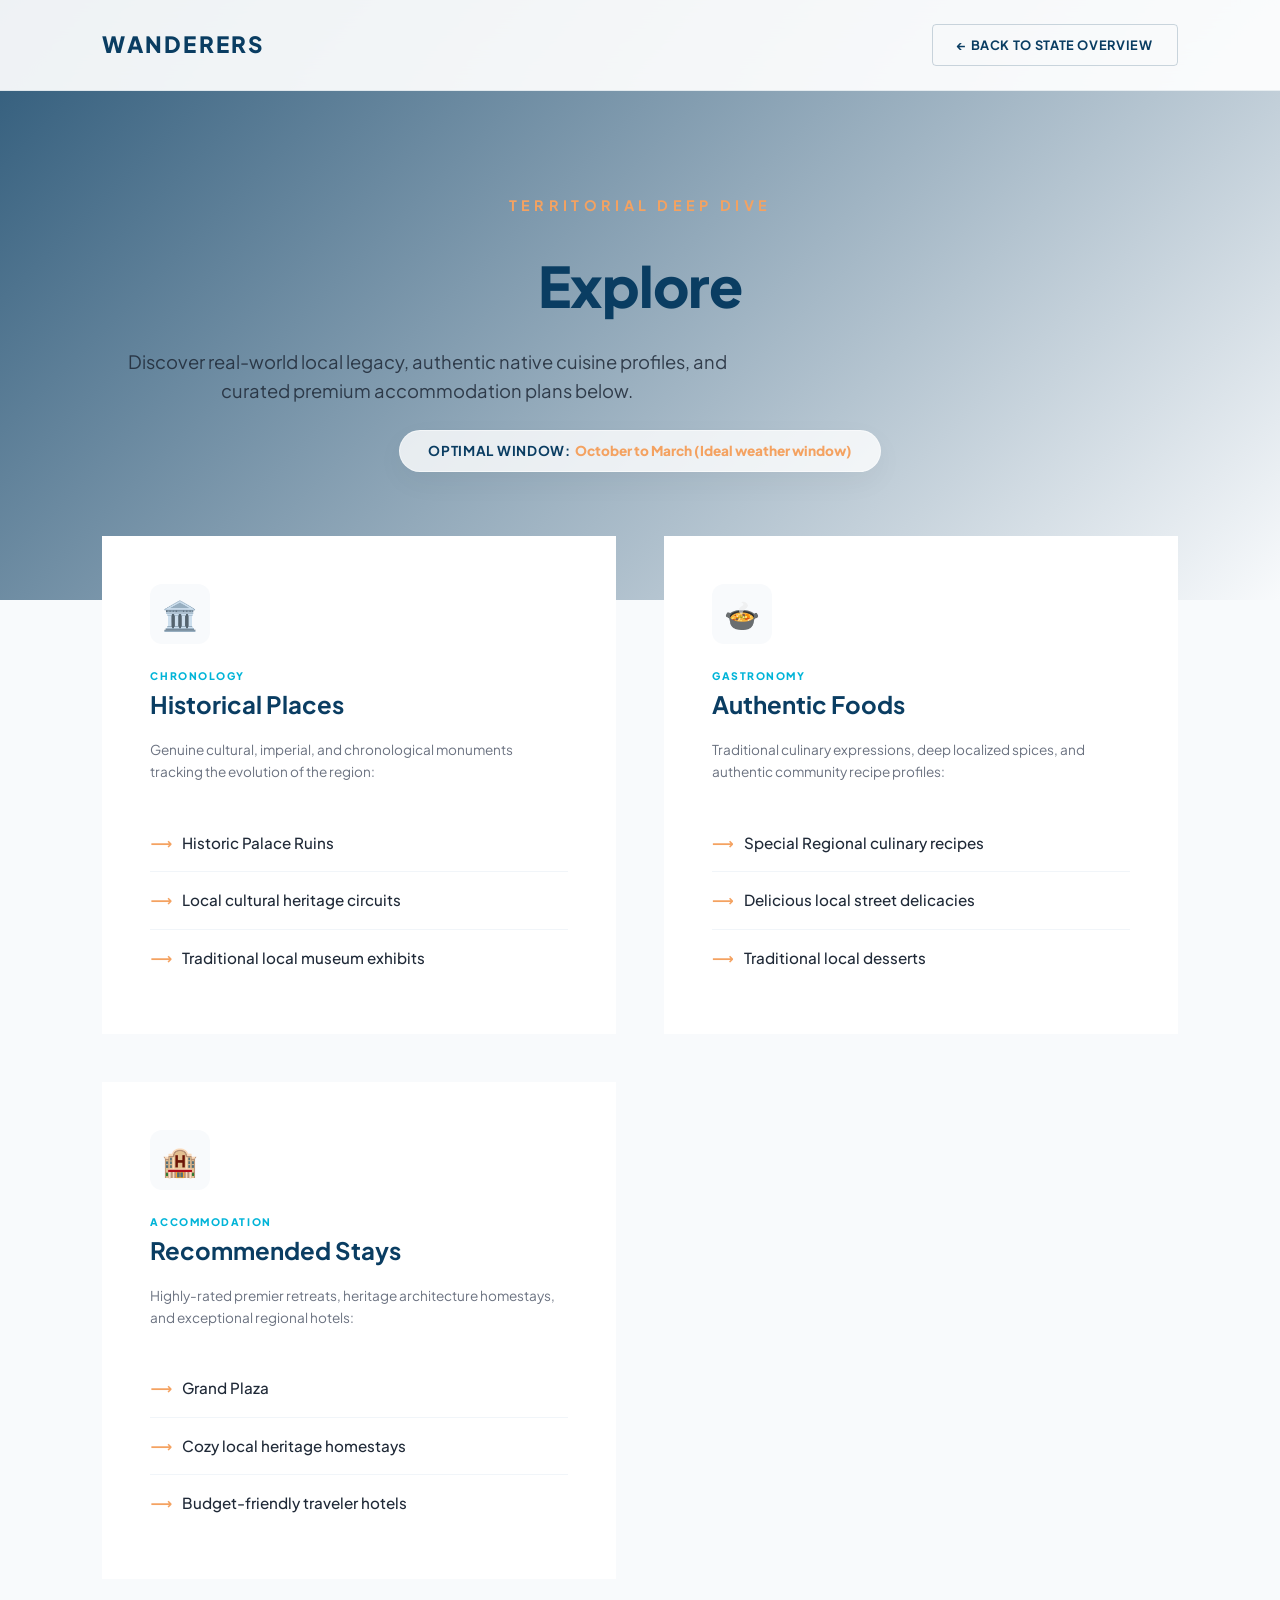
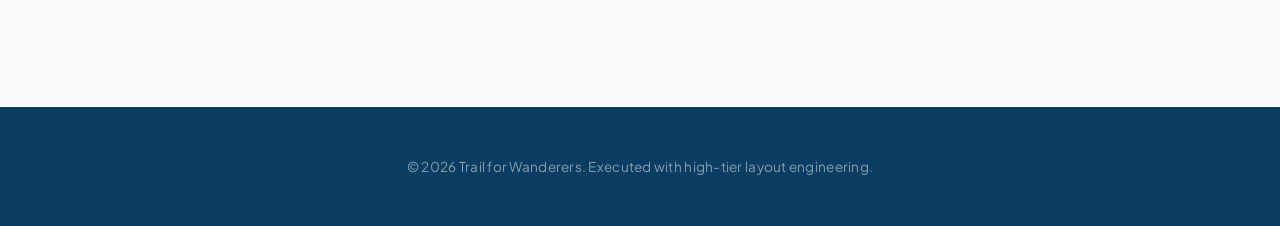
<file: district.html>
<!DOCTYPE html>
<html lang="en">
<head>
    <meta charset="UTF-8">
    <meta name="viewport" content="width=device-width, initial-scale=1.0">
    <title>Wanderers | District Profile</title>
    <!-- Premium Typography Embed -->
    <link rel="preconnect" href="https://fonts.googleapis.com">
    <link rel="preconnect" href="https://fonts.gstatic.com" crossorigin>
    <link href="https://fonts.googleapis.com/css2?family=Plus+Jakarta+Sans:wght@300;400;500;600;700;800&display=swap" rel="stylesheet">
    <link rel="stylesheet" href="css/style.css">
</head>
<body class="district-profile-page">

    <!-- Premium Sticky Glassmorphic Navbar -->
    <header class="navbar navbar-solid">
        <!-- Hidden hook to maintain browser page titles accurately via JS -->
        <span id="district-title" style="display: none;">District</span>
        <a href="index.html" class="logo text-decoration-none">WANDERERS</a>
        <a id="back-to-state" href="state.html" class="btn-secondary-nav">← Back to State Overview</a>
    </header>

    <main class="district-main-wrapper">
        <!-- Immersive Viewport District Banner -->
        <section class="district-hero-banner">
            <div class="hero-bg-overlay-deep"></div>
            <div class="district-hero-content animate-fade-up">
                <span class="hero-tagline">TERRITORIAL DEEP DIVE</span>
                <h1 id="district-heading">Explore District</h1>
                <p class="hero-intro-subtext">Discover real-world local legacy, authentic native cuisine profiles, and curated premium accommodation plans below.</p>
                
                <!-- Premium Best Time Dynamic Shield Container -->
                <div class="glass-shield-badge animate-fade-up">
                    <span class="badge-accent-label">OPTIMAL WINDOW: </span>
                    <span id="dist-time" class="badge-value-text">October to March</span>
                </div>
            </div>
        </section>

        <!-- Dynamic Information Showcase Showcase Cards -->
        <section class="showcase-grid-wrapper">
            <div class="card-grid showcase-grid flex-row-layout animate-fade-up">
                
                <!-- Historic Data Container Card -->
                <div class="glass-panel dynamic-data-card">
                    <div class="icon-avatar-premium">🏛️</div>
                    <div class="card-title-block">
                        <span class="mini-label">CHRONOLOGY</span>
                        <h3>Historical Places</h3>
                    </div>
                    <p class="card-context-desc">Genuine cultural, imperial, and chronological monuments tracking the evolution of the region:</p>
                    <!-- Legacy JS Target Vector Array List -->
                    <ul id="dist-history" class="info-list-premium">
                        <!-- Dynamic rendering via main.js -->
                    </ul>
                </div>

                <!-- Culinary Data Container Card -->
                <div class="glass-panel dynamic-data-card">
                    <div class="icon-avatar-premium">🍲</div>
                    <div class="card-title-block">
                        <span class="mini-label">GASTRONOMY</span>
                        <h3>Authentic Foods</h3>
                    </div>
                    <p class="card-context-desc">Traditional culinary expressions, deep localized spices, and authentic community recipe profiles:</p>
                    <!-- Legacy JS Target Vector Array List -->
                    <ul id="dist-food" class="info-list-premium">
                        <!-- Dynamic rendering via main.js -->
                    </ul>
                </div>

                <!-- Stays Data Container Card -->
                <div class="glass-panel dynamic-data-card">
                    <div class="icon-avatar-premium">🏨</div>
                    <div class="card-title-block">
                        <span class="mini-label">ACCOMMODATION</span>
                        <h3>Recommended Stays</h3>
                    </div>
                    <p class="card-context-desc">Highly-rated premier retreats, heritage architecture homestays, and exceptional regional hotels:</p>
                    <!-- Legacy JS Target Vector Array List -->
                    <ul id="dist-hotels" class="info-list-premium">
                        <!-- Dynamic rendering via main.js -->
                    </ul>
                </div>

            </div>
        </section>
    </main>

    <!-- Premium Footer -->
    <footer class="premium-footer">
        <div class="footer-bottom">
            <p>&copy; 2026 Trail for Wanderers. Executed with high-tier layout engineering.</p>
        </div>
    </footer>

    <script src="js/main.js"></script>
</body>
</html>
</file>
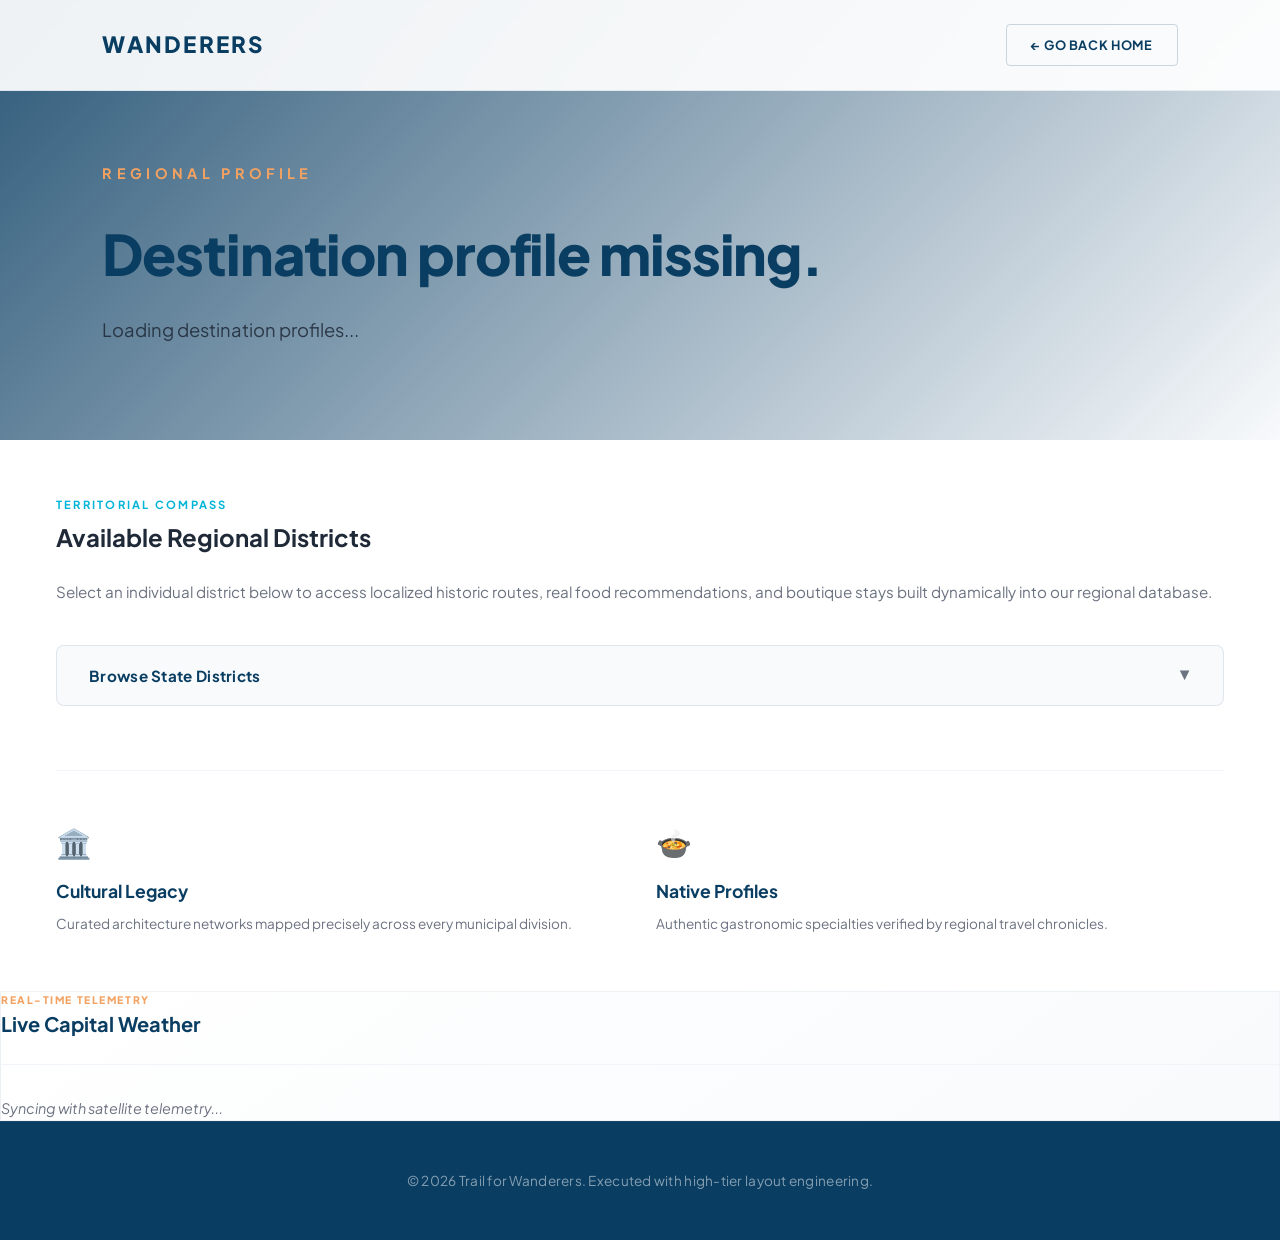
<file: state.html>
<!DOCTYPE html>
<html lang="en">
<head>
    <meta charset="UTF-8">
    <meta name="viewport" content="width=device-width, initial-scale=1.0">
    <title>Wanderers | Destination Profile</title>
    <!-- Premium Typography Embed -->
    <link rel="preconnect" href="https://fonts.googleapis.com">
    <link rel="preconnect" href="https://fonts.gstatic.com" crossorigin>
    <link href="https://fonts.googleapis.com/css2?family=Plus+Jakarta+Sans:wght@300;400;500;600;700;800&display=swap" rel="stylesheet">
    <link rel="stylesheet" href="css/style.css">
</head>
<body class="state-profile-page">

    <!-- Premium Sticky Glassmorphic Navbar -->
    <header class="navbar navbar-solid">
        <a href="index.html" class="logo text-decoration-none">WANDERERS</a>
        <a href="index.html" class="btn-secondary-nav">← Go Back Home</a>
    </header>

    <main class="state-main-wrapper">
        <!-- Cinematic Hero Header Section -->
        <section class="state-hero-banner">
            <div class="hero-bg-overlay-deep"></div>
            <!-- Hidden fallback hook for browser title updates managed via JS -->
            <span id="state-title" style="display: none;">State</span> 
            
            <div class="state-hero-content animate-fade-up">
                <span class="hero-tagline">REGIONAL PROFILE</span>
                <h1 id="dynamic-heading">Explore State Details</h1>
                <p id="dynamic-description">Loading destination profiles...</p>
            </div>
        </section>

        <!-- Two-Column Premium Analytics Layout -->
        <div class="detail-layout">
            
            <!-- Left Panel: District Engine -->
            <div class="glass-panel main-content-card animate-fade-up">
                <div class="card-header-premium">
                    <span class="accent-badge">TERRITORIAL COMPASS</span>
                    <h2>Available Regional Districts</h2>
                </div>
                <p class="panel-instruction-text">Select an individual district below to access localized historic routes, real food recommendations, and boutique stays built dynamically into our regional database.</p>
                
                <div class="collapsible-container">
                    <!-- Legacy Interactive Dynamic Action Button Hook -->
                    <button id="districtBtn" class="btn-action-premium" onclick="toggleDistricts()">
                        <span class="btn-text">Browse <span id="btn-state-name">State</span> Districts</span>
                        <span class="chevron-icon">▼</span>
                    </button>
                    
                    <!-- Legacy Dynamic Injection Target Grid -->
                    <div id="districtGrid" class="district-grid-wrapper hidden">
                        <!-- Loaded dynamically via JavaScript -->
                    </div>
                </div>

                <!-- Premium Static Feature Grid Injection (Visual Enhancements) -->
                <div class="premium-highlights-grid">
                    <div class="highlight-item">
                        <div class="icon">🏛️</div>
                        <h4>Cultural Legacy</h4>
                        <p>Curated architecture networks mapped precisely across every municipal division.</p>
                    </div>
                    <div class="highlight-item">
                        <div class="icon">🍲</div>
                        <h4>Native Profiles</h4>
                        <p>Authentic gastronomic specialties verified by regional travel chronicles.</p>
                    </div>
                </div>
            </div>

            <!-- Right Panel: Weather Data Panel Widget -->
            <aside class="glass-panel weather-card sticky-sidebar animate-fade-up">
                <div class="weather-header-premium">
                    <div class="header-titles">
                        <span class="realtime-badge">REAL-TIME TELEMETRY</span>
                        <h3>Live Capital Weather</h3>
                    </div>
                    <div class="satellite-dish-icon"></div>
                </div>
                
                <!-- Legacy Dynamic Telemetry Target Status -->
                <div id="weather-loading" class="telemetry-syncing-text">Syncing with satellite telemetry...</div>
                
                <!-- Legacy Dynamic Visibility Component -->
                <div id="weather-display" class="hidden weather-stats-wrapper">
                    <div class="temperature-showcase">
                        <span id="wx-temp" class="temp-number">--</span><span class="degree-symbol">°C</span>
                    </div>
                    
                    <div id="wx-desc" class="weather-description-badge">--</div>
                    
                    <div class="weather-grid-metrics">
                        <div class="metric-box">
                            <span class="metric-label">HUMIDITY</span>
                            <span class="metric-value"><strong id="wx-humidity">--</strong>%</span>
                        </div>
                        <div class="metric-box">
                            <span class="metric-label">WIND SPEED</span>
                            <span class="metric-value"><strong id="wx-wind">--</strong> m/s</span>
                        </div>
                    </div>
                </div>
            </aside>
            
        </div>
    </main>

    <!-- Premium Footer -->
    <footer class="premium-footer">
        <div class="footer-bottom">
            <p>&copy; 2026 Trail for Wanderers. Executed with high-tier layout engineering.</p>
        </div>
    </footer>

    <script src="js/main.js"></script>
</body>
</html>
</file>
<file: css/style.css>
/* ==========================================================================
   TRAIL FOR WANDERERS - PREMIUM ULTRALUXURY CASING
   Theme Language: Deep Ocean, Turquoise, Golden Accent, Pure Glassmorphism
   ========================================================================== */

:root {
    /* Pure Color Palette Variables */
    --primary: #0A3D62;
    --secondary: #00B4D8;
    --accent: #F4A261;
    --bg-main: #F8FAFC;
    --text-dark: #1F2937;
    --text-muted: #6B7280;
    
    /* Glassmorphic Layer Specifications */
    --glass-bg: rgba(255, 255, 255, 0.75);
    --glass-border: rgba(255, 255, 255, 0.6);
    --glass-shadow: 0 20px 50px rgba(10, 61, 98, 0.08);
    --card-shadow: 0 10px 30px rgba(0, 0, 0, 0.04);
    
    /* Elegant Animation Timings */
    --transition-smooth: all 0.5s cubic-bezier(0.16, 1, 0.3, 1);
    --font-primary: 'Plus Jakarta Sans', system-ui, -apple-system, sans-serif;
}

/* Base Level Resets & Optimization */
* {
    margin: 0;
    padding: 0;
    box-sizing: border-box;
    scroll-behavior: smooth;
}

body {
    background-color: var(--bg-main);
    font-family: var(--font-primary);
    color: var(--text-dark);
    line-height: 1.6;
    overflow-x: hidden;
    -webkit-font-smoothing: antialiased;
}

/* Premium Navigation Architecture */
.navbar {
    position: fixed;
    top: 0;
    left: 0;
    width: 100%;
    padding: 1.5rem 8%;
    display: flex;
    justify-content: space-between;
    align-items: center;
    z-index: 1000;
    background: transparent;
    border-bottom: 1px solid rgba(255, 255, 255, 0.1);
    backdrop-filter: blur(0px);
    transition: var(--transition-smooth);
}

/* Scrolling modifier simulated via CSS scrolling rules */
@keyframes nav-solidify {
    to {
        background: rgba(255, 255, 255, 0.92);
        border-bottom: 1px solid rgba(10, 61, 98, 0.08);
        backdrop-filter: blur(20px);
        padding: 1rem 8%;
    }
}

.logo {
    font-size: 1.4rem;
    font-weight: 800;
    letter-spacing: 0.1em;
    text-transform: uppercase;
    color: var(--primary);
    position: relative;
}

.nav-menu {
    display: flex;
    gap: 3rem;
}

.nav-link {
    text-decoration: none;
    color: var(--text-dark);
    font-size: 0.9rem;
    font-weight: 600;
    letter-spacing: 0.05em;
    text-transform: uppercase;
    position: relative;
    padding: 0.5rem 0;
    transition: var(--transition-smooth);
}

.nav-link::after {
    content: '';
    position: absolute;
    bottom: 0;
    left: 0;
    width: 0;
    height: 2px;
    background-color: var(--secondary);
    transition: var(--transition-smooth);
}

.nav-link:hover::after,
.nav-link.active::after {
    width: 100%;
}

/* Viewport Scale Hero Section (100vh) */
.hero-container {
    position: relative;
    width: 100%;
    height: 100vh;
    display: flex;
    flex-direction: column;
    justify-content: center;
    align-items: center;
    text-align: center;
    padding: 0 10%;
    background: url('https://images.unsplash.com/photo-1524492412937-b28074a5d7da?auto=format&fit=crop&w=1920&q=90') no-repeat center center/cover;
}

.hero-bg-overlay {
    position: absolute;
    top: 0;
    left: 0;
    width: 100%;
    height: 100%;
    background: linear-gradient(to bottom, rgba(10, 61, 98, 0.5), rgba(248, 250, 252, 1));
    z-index: 1;
}

.hero-content {
    position: relative;
    z-index: 2;
    max-width: 900px;
    margin-bottom: 2rem;
}

.hero-tagline {
    font-size: 0.9rem;
    font-weight: 700;
    letter-spacing: 0.3em;
    color: var(--accent);
    text-transform: uppercase;
    margin-bottom: 1.5rem;
    display: inline-block;
}

.hero-content h1 {
    font-size: 4rem;
    font-weight: 800;
    line-height: 1.15;
    color: #FFFFFF;
    letter-spacing: -0.02em;
    margin-bottom: 1.5rem;
    text-shadow: 0 4px 20px rgba(0, 0, 0, 0.15);
}

.hero-content p {
    font-size: 1.25rem;
    color: rgba(255, 255, 255, 0.9);
    max-width: 700px;
    margin: 0 auto 2.5rem auto;
    font-weight: 400;
}

/* Button UI Core Elements */
.hero-ctas {
    display: flex;
    gap: 1.5rem;
    justify-content: center;
}

.btn-primary, .btn-secondary {
    padding: 1rem 2.5rem;
    font-size: 0.85rem;
    font-weight: 700;
    letter-spacing: 0.1em;
    text-transform: uppercase;
    text-decoration: none;
    border-radius: 4px;
    transition: var(--transition-smooth);
}

.btn-primary {
    background-color: var(--primary);
    color: #FFFFFF;
    box-shadow: 0 10px 25px rgba(10, 61, 98, 0.2);
}

.btn-primary:hover {
    background-color: var(--secondary);
    transform: translateY(-3px);
    box-shadow: 0 15px 30px rgba(0, 180, 216, 0.3);
}

.btn-secondary {
    background-color: rgba(255, 255, 255, 0.15);
    color: #FFFFFF;
    border: 1px solid rgba(255, 255, 255, 0.3);
    backdrop-filter: blur(10px);
}

.btn-secondary:hover {
    background-color: #FFFFFF;
    color: var(--primary);
    transform: translateY(-3px);
}

/* Floating Card Component */
.floating-search-card {
    position: relative;
    z-index: 2;
    display: flex;
    background: var(--glass-bg);
    border: 1px solid var(--glass-border);
    backdrop-filter: blur(20px);
    padding: 1.25rem 2.5rem;
    border-radius: 12px;
    box-shadow: var(--glass-shadow);
    width: 100%;
    max-width: 850px;
    margin-top: 2rem;
    gap: 2rem;
    align-items: center;
    text-align: left;
}

.search-field {
    flex: 1;
    display: flex;
    flex-direction: column;
}

.search-field label {
    font-size: 0.75rem;
    font-weight: 700;
    text-transform: uppercase;
    color: var(--primary);
    margin-bottom: 0.25rem;
    letter-spacing: 0.05em;
}

.search-field input {
    border: none;
    background: transparent;
    font-family: var(--font-primary);
    font-size: 0.95rem;
    color: var(--text-dark);
    outline: none;
}

.field-value {
    font-size: 0.95rem;
    font-weight: 500;
    color: var(--text-muted);
}

.search-btn {
    background: var(--primary);
    color: #FFFFFF;
    border: none;
    padding: 1rem 2rem;
    font-family: var(--font-primary);
    font-weight: 700;
    text-transform: uppercase;
    font-size: 0.8rem;
    letter-spacing: 0.05em;
    border-radius: 6px;
    cursor: pointer;
    transition: var(--transition-smooth);
}

.search-btn:hover {
    background: var(--secondary);
}

/* Scroll Indicator Element */
.scroll-indicator {
    position: absolute;
    bottom: 2rem;
    z-index: 2;
    display: flex;
    flex-direction: column;
    align-items: center;
    gap: 0.5rem;
}

.mouse-wheel {
    width: 24px;
    height: 40px;
    border: 2px solid rgba(10, 61, 98, 0.3);
    border-radius: 12px;
    position: relative;
}

.mouse-wheel::before {
    content: '';
    position: absolute;
    top: 8px;
    left: 50%;
    transform: translateX(-50%);
    width: 4px;
    height: 8px;
    background-color: var(--primary);
    border-radius: 2px;
    animation: scroll-ping 1.5s infinite;
}

.scroll-text {
    font-size: 0.7rem;
    font-weight: 600;
    letter-spacing: 0.15em;
    text-transform: uppercase;
    color: var(--primary);
}

@keyframes scroll-ping {
    0% { top: 8px; opacity: 1; }
    100% { top: 20px; opacity: 0; }
}

/* Branding Strip Section */
.branding-strip {
    padding: 2.5rem 0;
    background-color: #FFFFFF;
    border-bottom: 1px solid rgba(0,0,0,0.03);
}

.strip-container {
    display: flex;
    justify-content: center;
    align-items: center;
    gap: 3rem;
}

.strip-container span {
    font-size: 0.75rem;
    font-weight: 700;
    letter-spacing: 0.2em;
    color: var(--text-muted);
}

.strip-container .dot {
    width: 4px;
    height: 4px;
    background-color: var(--accent);
    border-radius: 50%;
}

/* Destination Showcase Layout Elements */
.showcase-section {
    padding: 8rem 8% 4rem 8%;
}

.section-header {
    text-align: center;
    margin-bottom: 5rem;
}

.section-subtitle {
    font-size: 0.8rem;
    font-weight: 700;
    letter-spacing: 0.25em;
    color: var(--secondary);
    text-transform: uppercase;
    margin-bottom: 0.5rem;
    display: block;
}

.section-title {
    font-size: 2.5rem;
    font-weight: 800;
    color: var(--primary);
    letter-spacing: -0.01em;
}

.section-divider {
    width: 50px;
    height: 3px;
    background-color: var(--accent);
    margin: 1.5rem auto 0 auto;
}

/* The Grid Framework */
.card-grid {
    display: grid;
    grid-template-columns: repeat(auto-fill, minmax(360px, 1fr));
    gap: 3rem;
    max-width: 1400px;
    margin: 0 auto;
}

/* High Premium Destination Card Restructuring */
.card {
    position: relative;
    border-radius: 16px;
    overflow: hidden;
    height: 480px;
    background: #FFFFFF;
    box-shadow: var(--card-shadow);
    cursor: pointer;
    transition: var(--transition-smooth);
}

.card-image-wrapper {
    position: absolute;
    top: 0;
    left: 0;
    width: 100%;
    height: 100%;
    z-index: 1;
    overflow: hidden;
}

.card-bg {
    width: 100%;
    height: 100%;
    object-fit: cover;
    transition: transform 1.2s cubic-bezier(0.16, 1, 0.3, 1);
}

.card-gradient {
    position: absolute;
    top: 0;
    left: 0;
    width: 100%;
    height: 100%;
    background: linear-gradient(to bottom, rgba(10, 61, 98, 0) 40%, rgba(10, 61, 98, 0.85) 90%);
    z-index: 2;
}

.card-body {
    position: absolute;
    bottom: 0;
    left: 0;
    width: 100%;
    padding: 2.5rem;
    z-index: 3;
    color: #FFFFFF;
    transition: var(--transition-smooth);
}

.card h3 {
    font-size: 1.75rem;
    font-weight: 700;
    margin-bottom: 0.5rem;
    letter-spacing: -0.01em;
}

.card p {
    font-size: 0.95rem;
    color: rgba(255, 255, 255, 0.8);
    margin-bottom: 1.5rem;
    font-weight: 400;
}

.card-action-link {
    font-size: 0.8rem;
    font-weight: 700;
    text-transform: uppercase;
    letter-spacing: 0.1em;
    color: var(--accent);
    opacity: 0;
    transform: translateY(10px);
    display: inline-block;
    transition: var(--transition-smooth);
}

/* Hover Physics for Premium Showcase Elements */
.card:hover {
    transform: translateY(-12px);
    box-shadow: 0 30px 60px rgba(10, 61, 98, 0.15);
}

.card:hover .card-bg {
    transform: scale(1.08);
}

.card:hover .card-body {
    transform: translateY(-5px);
}

.card:hover .card-action-link {
    opacity: 1;
    transform: translateY(0);
}

/* Secondary Panels & Additional Sections */
.experience-section {
    padding: 6rem 8%;
}

.glass-container {
    background: url('https://images.unsplash.com/photo-1549692520-acc6669e2f0c?auto=format&fit=crop&w=1920&q=85') no-repeat center center/cover;
    border-radius: 24px;
    overflow: hidden;
    position: relative;
    padding: 8rem 6%;
}

.experience-content {
    position: relative;
    z-index: 2;
    max-width: 600px;
    color: #FFFFFF;
    background: rgba(10, 61, 98, 0.4);
    backdrop-filter: blur(15px);
    padding: 3.5rem;
    border-radius: 16px;
    border: 1px solid rgba(255,255,255,0.1);
}

.experience-content h3 {
    font-size: 2.2rem;
    font-weight: 800;
    margin-bottom: 1.25rem;
}

/* Newsletter Module */
.newsletter-section {
    padding: 4rem 8% 8rem 8%;
}

.newsletter-card {
    max-width: 900px;
    margin: 0 auto;
    background: #FFFFFF;
    padding: 4rem;
    border-radius: 20px;
    box-shadow: var(--card-shadow);
    text-align: center;
}

.newsletter-card h3 {
    font-size: 2rem;
    font-weight: 800;
    color: var(--primary);
    margin-bottom: 0.75rem;
}

.newsletter-card p {
    color: var(--text-muted);
    margin-bottom: 2.5rem;
}

.newsletter-form {
    display: flex;
    max-width: 600px;
    margin: 0 auto;
    gap: 1rem;
}

.newsletter-form input {
    flex: 1;
    padding: 1.2rem 1.5rem;
    border: 1px solid #E5E7EB;
    border-radius: 6px;
    font-family: var(--font-primary);
    outline: none;
    font-size: 0.95rem;
    transition: var(--transition-smooth);
}

.newsletter-form input:focus {
    border-color: var(--secondary);
}

.newsletter-form button {
    background: var(--primary);
    color: #FFFFFF;
    border: none;
    padding: 0 2.5rem;
    font-family: var(--font-primary);
    font-weight: 700;
    text-transform: uppercase;
    font-size: 0.85rem;
    letter-spacing: 0.05em;
    border-radius: 6px;
    cursor: pointer;
    transition: var(--transition-smooth);
}

.newsletter-form button:hover {
    background: var(--secondary);
}

/* Premium Footer */
.premium-footer {
    background: var(--primary);
    color: #FFFFFF;
    padding: 3rem 8%;
    text-align: center;
    border-top: 1px solid rgba(255,255,255,0.05);
}

.footer-bottom p {
    font-size: 0.85rem;
    color: rgba(255,255,255,0.5);
    letter-spacing: 0.02em;
}

/* Utility Animations Definition */
.animate-fade-up {
    animation: fadeUpActive 1s cubic-bezier(0.16, 1, 0.3, 1) forwards;
}

@keyframes fadeUpActive {
    from {
        opacity: 0;
        transform: translateY(30px);
    }
    to {
        opacity: 1;
        transform: translateY(0);
    }
}

/* Core Responsiveness Rules */
@media (max-width: 1024px) {
    .hero-content h1 { font-size: 3.2rem; }
    .nav-menu { gap: 1.5rem; }
    .floating-search-card { gap: 1rem; padding: 1.25rem; }
}

@media (max-width: 768px) {
    .navbar { padding: 1.5rem 5%; }
    .nav-menu { display: none; }
    .hero-container { height: auto; padding: 8rem 5% 4rem 5%; }
    .hero-content h1 { font-size: 2.5rem; }
    .floating-search-card { flex-direction: column; width: 100%; }
    .search-btn { width: 100%; text-align: center; }
    .card-grid { grid-template-columns: 1fr; gap: 2rem; }
    .newsletter-card { padding: 2.5rem 1.5rem; }
    .newsletter-form { flex-direction: column; }
    .newsletter-form button { padding: 1.2rem 0; }
}
/* ==========================================================================
   STATE & DISTRICT DEEP LAYOUT ENGINE EXTENSIONS
   ========================================================================== */

/* Page Specific Wrapper Layout Filters */
.navbar-solid {
    background: rgba(255, 255, 255, 0.92) !important;
    border-bottom: 1px solid rgba(10, 61, 98, 0.08) !important;
    backdrop-filter: blur(20px) !important;
}

.text-decoration-none {
    text-decoration: none;
}

.btn-secondary-nav {
    padding: 0.6rem 1.5rem;
    font-size: 0.8rem;
    font-weight: 700;
    letter-spacing: 0.05em;
    text-transform: uppercase;
    text-decoration: none;
    border-radius: 4px;
    background-color: transparent;
    color: var(--primary);
    border: 1px solid rgba(10, 61, 98, 0.2);
    transition: var(--transition-smooth);
}

.btn-secondary-nav:hover {
    background-color: var(--primary);
    color: #FFFFFF;
}

/* Immersive Sub-Page Banner Layouts */
.state-hero-banner {
    position: relative;
    width: 100%;
    padding: 10rem 8% 6rem 8%;
    background: url('https://images.unsplash.com/photo-1602216056096-3b40cc0c9944?auto=format&fit=crop&w=1920&q=85') no-repeat center center/cover;
}

.district-hero-banner {
    position: relative;
    width: 100%;
    padding: 12rem 8% 8rem 8%;
    background: url('https://images.unsplash.com/photo-1477587458883-471a5ed94245?auto=format&fit=crop&w=1920&q=85') no-repeat center center/cover;
    text-align: center;
}

.hero-bg-overlay-deep {
    position: absolute;
    top: 0;
    left: 0;
    width: 100%;
    height: 100%;
    background: linear-gradient(135deg, rgba(10, 61, 98, 0.85) 0%, rgba(248, 250, 252, 1) 100%);
    z-index: 1;
}

.state-hero-content, .district-hero-content {
    position: relative;
    z-index: 2;
    color: #FFFFFF;
}

.state-hero-content h1, .district-hero-content h1 {
    font-size: 3.5rem;
    font-weight: 800;
    letter-spacing: -0.02em;
    color: var(--primary);
    margin-bottom: 1rem;
}

.state-hero-content p, .hero-intro-subtext {
    font-size: 1.15rem;
    color: var(--text-dark);
    max-width: 650px;
    opacity: 0.85;
}

/* Glass Shield Badging Concept */
.glass-shield-badge {
    display: inline-flex;
    margin-top: 1.5rem;
    background: rgba(255, 255, 255, 0.8);
    border: 1px solid rgba(255, 255, 255, 0.5);
    backdrop-filter: blur(10px);
    padding: 0.6rem 1.8rem;
    border-radius: 50px;
    box-shadow: var(--card-shadow);
}

.badge-accent-label {
    color: var(--primary);
    font-weight: 700;
    font-size: 0.85rem;
    letter-spacing: 0.05em;
}

.badge-value-text {
    color: var(--accent);
    font-weight: 800;
    font-size: 0.85rem;
    margin-left: 0.25rem;
}

/* Two-Column Matrix Framework rules override */
.main-content-card {
    background: #FFFFFF !important;
    padding: 3.5rem !important;
}

.card-header-premium {
    margin-bottom: 1.5rem;
}

.accent-badge {
    font-size: 0.7rem;
    font-weight: 700;
    letter-spacing: 0.2em;
    color: var(--secondary);
    display: block;
    margin-bottom: 0.25rem;
}

.panel-instruction-text {
    color: var(--text-muted);
    font-size: 0.95rem;
    margin-bottom: 2.5rem;
}

/* Premium Action Buttons Conversion Framework */
.btn-action-premium {
    width: 100%;
    display: flex;
    justify-content: space-between;
    align-items: center;
    background: var(--bg-main);
    border: 1px solid rgba(10, 61, 98, 0.1);
    padding: 1.25rem 2rem;
    border-radius: 8px;
    font-family: var(--font-primary);
    cursor: pointer;
    transition: var(--transition-smooth);
}

.btn-action-premium:hover {
    border-color: var(--secondary);
    background: #FFFFFF;
    box-shadow: var(--card-shadow);
}

.btn-action-premium .btn-text {
    font-weight: 700;
    font-size: 0.95rem;
    color: var(--primary);
    letter-spacing: 0.02em;
}

.btn-action-premium .chevron-icon {
    font-size: 0.8rem;
    color: var(--text-muted);
    transition: var(--transition-smooth);
}

/* Chip Integration Systems Layout overrides from original js mappings */
.district-grid-wrapper {
    margin-top: 2rem;
}

.district-chip {
    background: var(--bg-main) !important;
    border: 1px solid rgba(0,0,0,0.04) !important;
    border-radius: 6px !important;
    padding: 1rem !important;
    color: var(--text-dark) !important;
    font-weight: 600 !important;
    font-size: 0.85rem !important;
    letter-spacing: 0.02em;
    box-shadow: none !important;
    transition: var(--transition-smooth) !important;
}

.district-chip:hover {
    background: #FFFFFF !important;
    border-color: var(--secondary) !important;
    color: var(--secondary) !important;
    transform: translateY(-4px) !important;
    box-shadow: var(--card-shadow) !important;
}

/* Extra Aesthetics Enhancements Features */
.premium-highlights-grid {
    display: grid;
    grid-template-columns: 1fr 1fr;
    gap: 2rem;
    margin-top: 4rem;
    border-top: 1px solid #F1F5F9;
    padding-top: 3rem;
}

.highlight-item .icon {
    font-size: 1.8rem;
    margin-bottom: 0.75rem;
}

.highlight-item h4 {
    font-size: 1.1rem;
    font-weight: 700;
    color: var(--primary);
    margin-bottom: 0.5rem;
}

.highlight-item p {
    font-size: 0.85rem;
    color: var(--text-muted);
}

/* Sidebar Realtime Component Architecture Layouts */
.sticky-sidebar {
    position: sticky;
    top: 6rem;
    height: fit-content;
}

.weather-card {
    background: linear-gradient(145deg, #FFFFFF 0%, #F8FAFC 100%) !important;
    border: 1px solid rgba(10, 61, 98, 0.05) !important;
}

.weather-header-premium {
    border-bottom: 1px solid #F1F5F9;
    padding-bottom: 1.5rem;
    margin-bottom: 2rem;
}

.realtime-badge {
    font-size: 0.65rem;
    font-weight: 800;
    letter-spacing: 0.15em;
    color: var(--accent);
    display: block;
}

.weather-header-premium h3 {
    font-size: 1.25rem;
    font-weight: 700;
    color: var(--primary);
}

.telemetry-syncing-text {
    font-size: 0.9rem;
    color: var(--text-muted);
    font-style: italic;
}

.temperature-showcase {
    display: flex;
    align-items: flex-start;
    margin-bottom: 0.5rem;
}

.temp-number {
    font-size: 4.5rem;
    font-weight: 300;
    color: var(--primary);
    line-height: 1;
}

.degree-symbol {
    font-size: 1.5rem;
    font-weight: 700;
    color: var(--secondary);
    margin-top: 0.5rem;
}

.weather-description-badge {
    display: inline-block;
    background: rgba(0, 180, 216, 0.1);
    color: var(--secondary);
    padding: 0.3rem 1rem;
    border-radius: 50px;
    font-size: 0.75rem;
    font-weight: 700;
    letter-spacing: 0.05em;
    margin-bottom: 2.5rem;
}

.weather-grid-metrics {
    display: grid;
    grid-template-columns: 1fr 1fr;
    gap: 1.5rem;
}

.metric-box {
    background: #FFFFFF;
    padding: 1.25rem;
    border-radius: 8px;
    border: 1px solid #F1F5F9;
}

.metric-label {
    display: block;
    font-size: 0.65rem;
    font-weight: 700;
    color: var(--text-muted);
    letter-spacing: 0.05em;
    margin-bottom: 0.25rem;
}

.metric-value {
    font-size: 1.1rem;
    font-weight: 700;
    color: var(--primary);
}

/* Premium Information Showcase Cards Design (district.html layout) */
.showcase-grid-wrapper {
    padding: 0 8% 8rem 8%;
    margin-top: -4rem;
    position: relative;
    z-index: 5;
}

.dynamic-data-card {
    background: #FFFFFF !important;
    padding: 3rem !important;
    height: auto !important;
    display: flex;
    flex-direction: column;
    align-items: flex-start;
    text-align: left;
}

.icon-avatar-premium {
    width: 60px;
    height: 60px;
    background: var(--bg-main);
    border-radius: 12px;
    display: flex;
    align-items: center;
    justify-content: center;
    font-size: 1.8rem;
    margin-bottom: 1.5rem;
}

.card-title-block {
    margin-bottom: 1rem;
}

.mini-label {
    font-size: 0.65rem;
    font-weight: 800;
    letter-spacing: 0.15em;
    color: var(--secondary);
    display: block;
}

.dynamic-data-card h3 {
    font-size: 1.5rem;
    font-weight: 700;
    color: var(--primary);
}

.card-context-desc {
    font-size: 0.85rem;
    color: var(--text-muted);
    margin-bottom: 2rem !important;
}

/* Vector Array List Dynamic Custom Overrides */
.info-list-premium {
    list-style: none;
    width: 100%;
    margin: 0;
    padding: 0;
}

.info-list-premium li {
    position: relative;
    padding: 1rem 0 1rem 2rem;
    border-bottom: 1px solid #F1F5F9;
    color: var(--text-dark);
    font-size: 0.95rem;
    font-weight: 500;
}

.info-list-premium li:last-child {
    border-bottom: none;
}

.info-list-premium li::before {
    content: "⟶";
    position: absolute;
    left: 0;
    color: var(--accent);
    font-weight: 700;
    transition: var(--transition-smooth);
}

.info-list-premium li:hover::before {
    transform: translateX(4px);
    color: var(--secondary);
}

/* Component Overrides Adjustment */
.hidden {
    display: none !important;
}

/* Multi-Break Adaptations */
@media (max-width: 968px) {
    .state-hero-banner { padding: 8rem 5% 4rem 5%; }
    .state-hero-content h1 { font-size: 2.8rem; }
    .premium-highlights-grid { grid-template-columns: 1fr; gap: 1.5rem; }
    .showcase-grid-wrapper { padding: 0 5% 4rem 5%; margin-top: 2rem; }
    .dynamic-data-card { padding: 2rem !important; }
}
</file>
